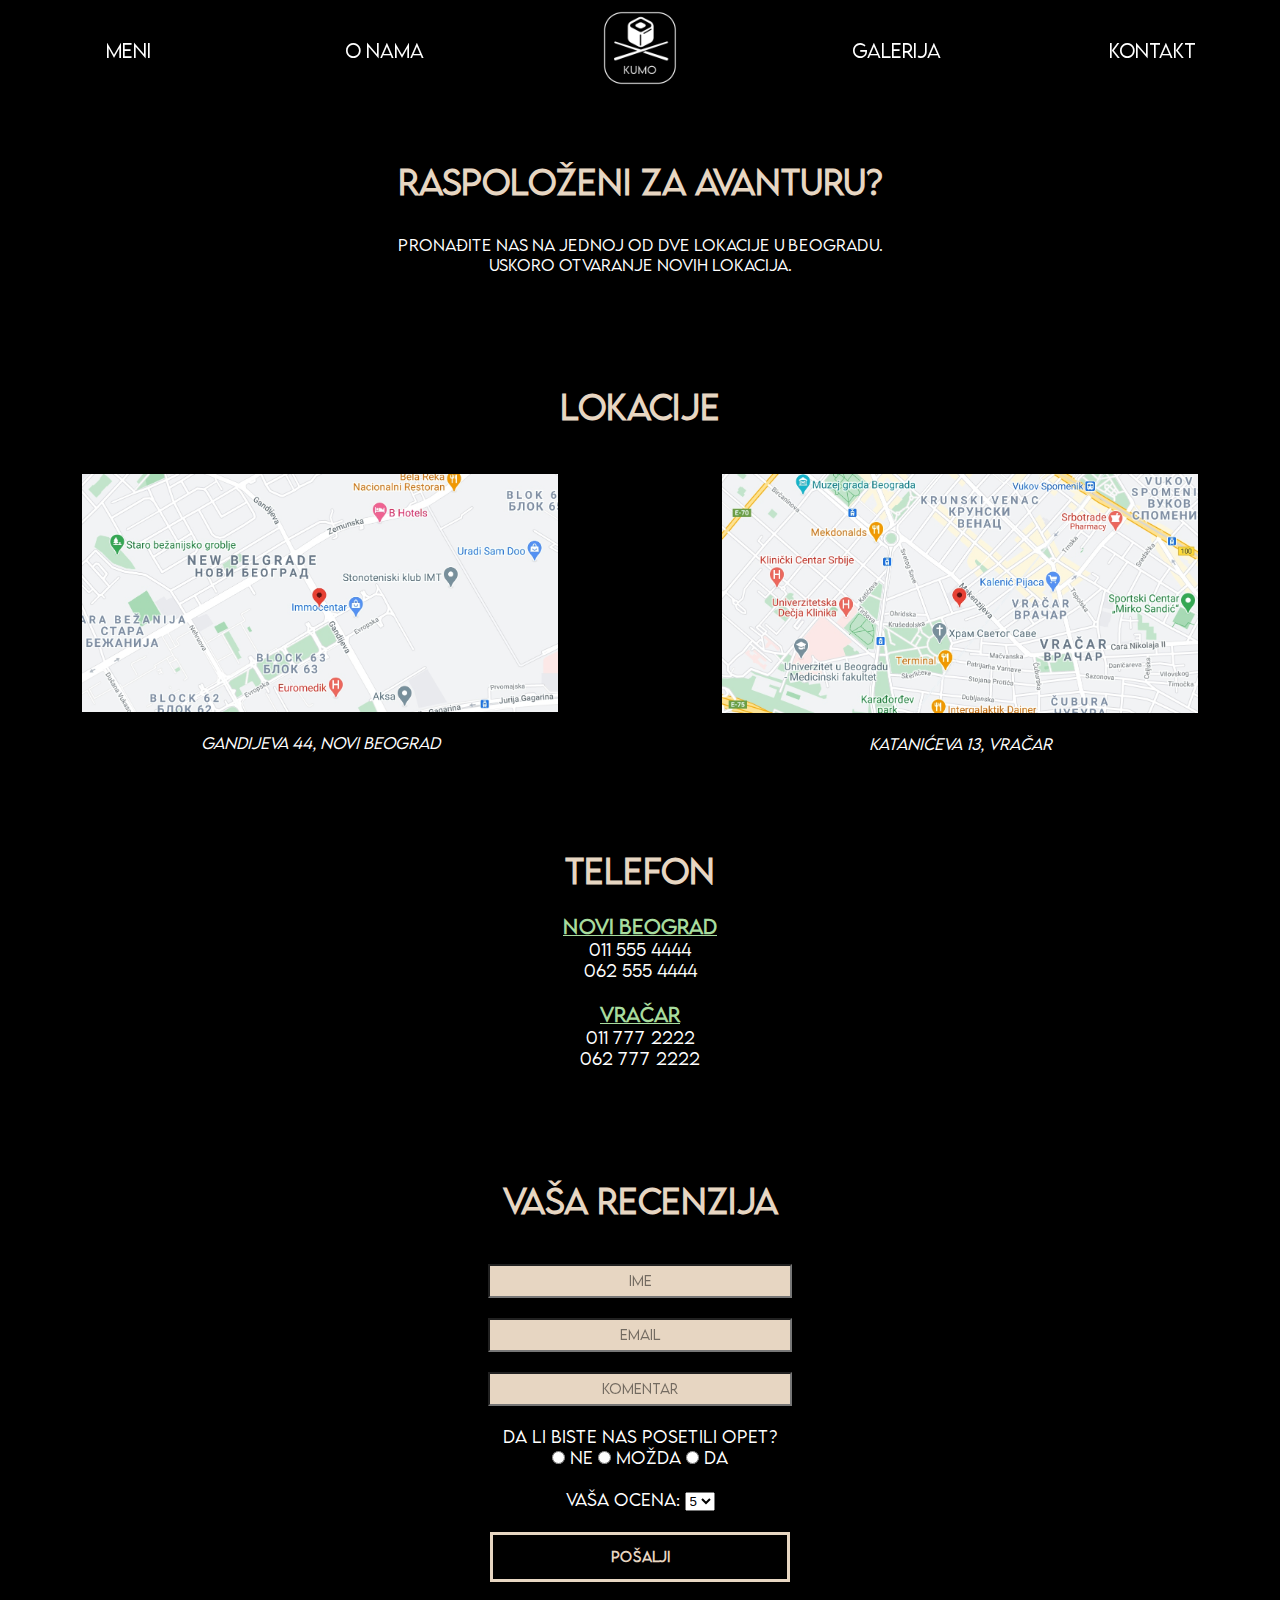
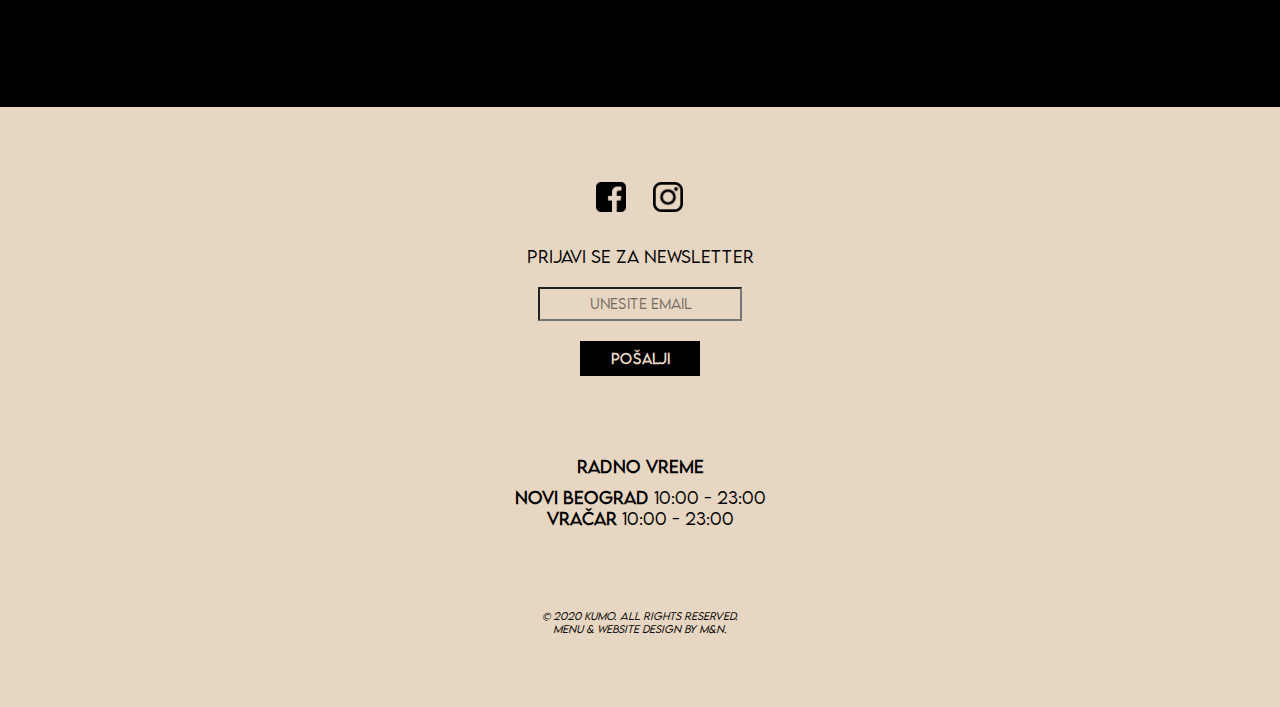
<file: kontakt.html>
<!DOCTYPE html>
<html lang="en">
<head>
    <meta charset="UTF-8">
    <meta name="viewport" content="width=device-width, initial-scale=1.0">
    <title>Kontakt</title>
    <link rel="stylesheet" href="styles.css">
</head>

<body>
    <header class="header" id="myheader">
        <div class="meniel">
            <a id="meni" href="meni.html">Meni</a>
        </div>
        <div class="meniel">
            <a id="onama" href="onama.html">O nama</a>
        </div>

        <div class="meniel">
            <a href="index.html"><img id="logo" alt = "KUMO" src="Slike/logo.png"></a>
        </div>
        
        <div class="meniel">
            <a id="galerija" href="galerija.html">Galerija</a>
        </div>
        <div class="meniel">
            <a id="kontakt" href="kontakt.html">Kontakt</a>
        </div>
    </header>

    <div class="roditelj3">
        <div class="k" id="k1">
            <h1 id="k1naslov">RASPOLOŽENI ZA AVANTURU?</h1>
            <br>
            <p class="k1tekst">PRONAÐITE NAS NA JEDNOJ OD DVE LOKACIJE U BEOGRADU.</p>
            <p class="k1tekst">USKORO OTVARANJE NOVIH LOKACIJA.</p>
        </div>

        <div class="k" id="k2">
            <h1 id="k2naslov">LOKACIJE</h1>
        </div>

        <div class="red">
            <div class="kolona">
                <a class="loksl" href="https://www.google.com/maps/place/Gandijeva+44,+Beograd/data=!4m2!3m1!1s0x475a6f70bfd6dbcb:0x643b74ad34652543?sa=X&ved=2ahUKEwiegcDj5rvtAhVChqQKHT3KD5AQ8gEwAHoECAMQAQ"
                target="_blank"> <img src="Slike/mapa1.jpg" alt="Novi Beograd" class="loksl1" style="width: 85%"> </a>
                <p class="loktekst">Gandijeva 44, Novi Beograd</p>
            </div>

            <div class="kolona">
                <a class="loksl" href="https://www.google.com/maps/place/Katani%C4%87eva+13,+Beograd+11000/data=!4m2!3m1!1s0x475a700b308e00df:0xb0f355501b17d257?sa=X&ved=2ahUKEwj5lJr99bvtAhUL-qQKHWoYDMgQ8gEwAHoECAMQAQ"
                target="_blank"> <img src="Slike/mapa2.jpg" alt="Vračar" class="loksl1" style="width: 85%"> </a>
                <p class="loktekst">Katanićeva 13, Vračar</p>
            </div>
        </div>

        <div class="k" id="k3">
            <h1 id="k3naslov">TELEFON</h1>
            <br>
            <h3 class="k3head">NOVI BEOGRAD</h3>
            <p class="k3tekst">011 555 4444</p>
            <p class="k3tekst">062 555 4444</p>
            <br>
            <h3 class="k3head">VRAČAR</h3>
            <p class="k3tekst">011 777 2222</p>
            <p class="k3tekst">062 777 2222</p>
        </div>

        <div class="k" id="k4">
            <form onsubmit="return false">
                <h1 id="k4naslov">VAŠA RECENZIJA</h1> <br>

                <input type="text" class="r" id="r1" placeholder="IME"> <br>
                <input type="text" class="r" id="r2" placeholder="EMAIL"> <br>
                <input type="text" class="r" id="r3" placeholder="KOMENTAR"> <br>

                <label for="poseta">DA LI BISTE NAS POSETILI OPET?</label> <br>
                <input type="radio" name="posetaime" value="NE" id="poseta1" class="poseta">

                <label for="poseta">NE</label>
                <input type="radio" name="posetaime" value="MOŽDA" id="poseta2" class="poseta">

                <label for="poseta">MOŽDA</label>
                <input type="radio" name="posetaime" value="DA" id="poseta3" class="poseta">

                <label for="poseta">DA</label>
                <br> <br>
                <span>VAŠA OCENA: </span>
                <select name="ocenaime" id="ocenanaziv" class="ocena">
                    <option value="1">5</option>
                    <option value="2">4</option>
                    <option value="3">3</option>
                    <option value="4">2</option>
                    <option value="5">1</option>
                </select>
                <br>

                <br>
                <input type="submit" value="Pošalji" id="rb" onclick="pitanje()">
            </form>
        </div>

    </div>

    <footer class="footer" id="myfooter">
        <div class="roditelj1">
        
        <div id="f1">
            <a onclick="fejs()"> <img src="Slike/fb.png" alt="FB" class="ikonica"></a>
            <a onclick="ig()"><img src="Slike/ig.png" alt="IG" class="ikonica"></a>
        </div>

        <form onsubmit="return false">
        <div id="f2">
            <p id="news">PRIJAVI SE ZA NEWSLETTER</p>
            <input type="text" id="news1" placeholder="UNESITE EMAIL">
            <br>
            <button id="news2" onclick="newsletter()">Pošalji</button>
        </div>
    </form>

        <div id="f3">
            <h4 id="rv">RADNO VREME</h4>
            <p id="rv1"><b>NOVI BEOGRAD </b> 10:00 - 23:00 <br> <b>VRAČAR</b> 10:00 - 23:00</p>
        </div>

        <div id="f4">
            <p id="kraj">© 2020 Kumo. All rights reserved. <br> Menu & Website design by m&n.</p>
        </div>

        </div>
    </footer>

    <script src="script.js"></script>
</body>
</html>
</file>
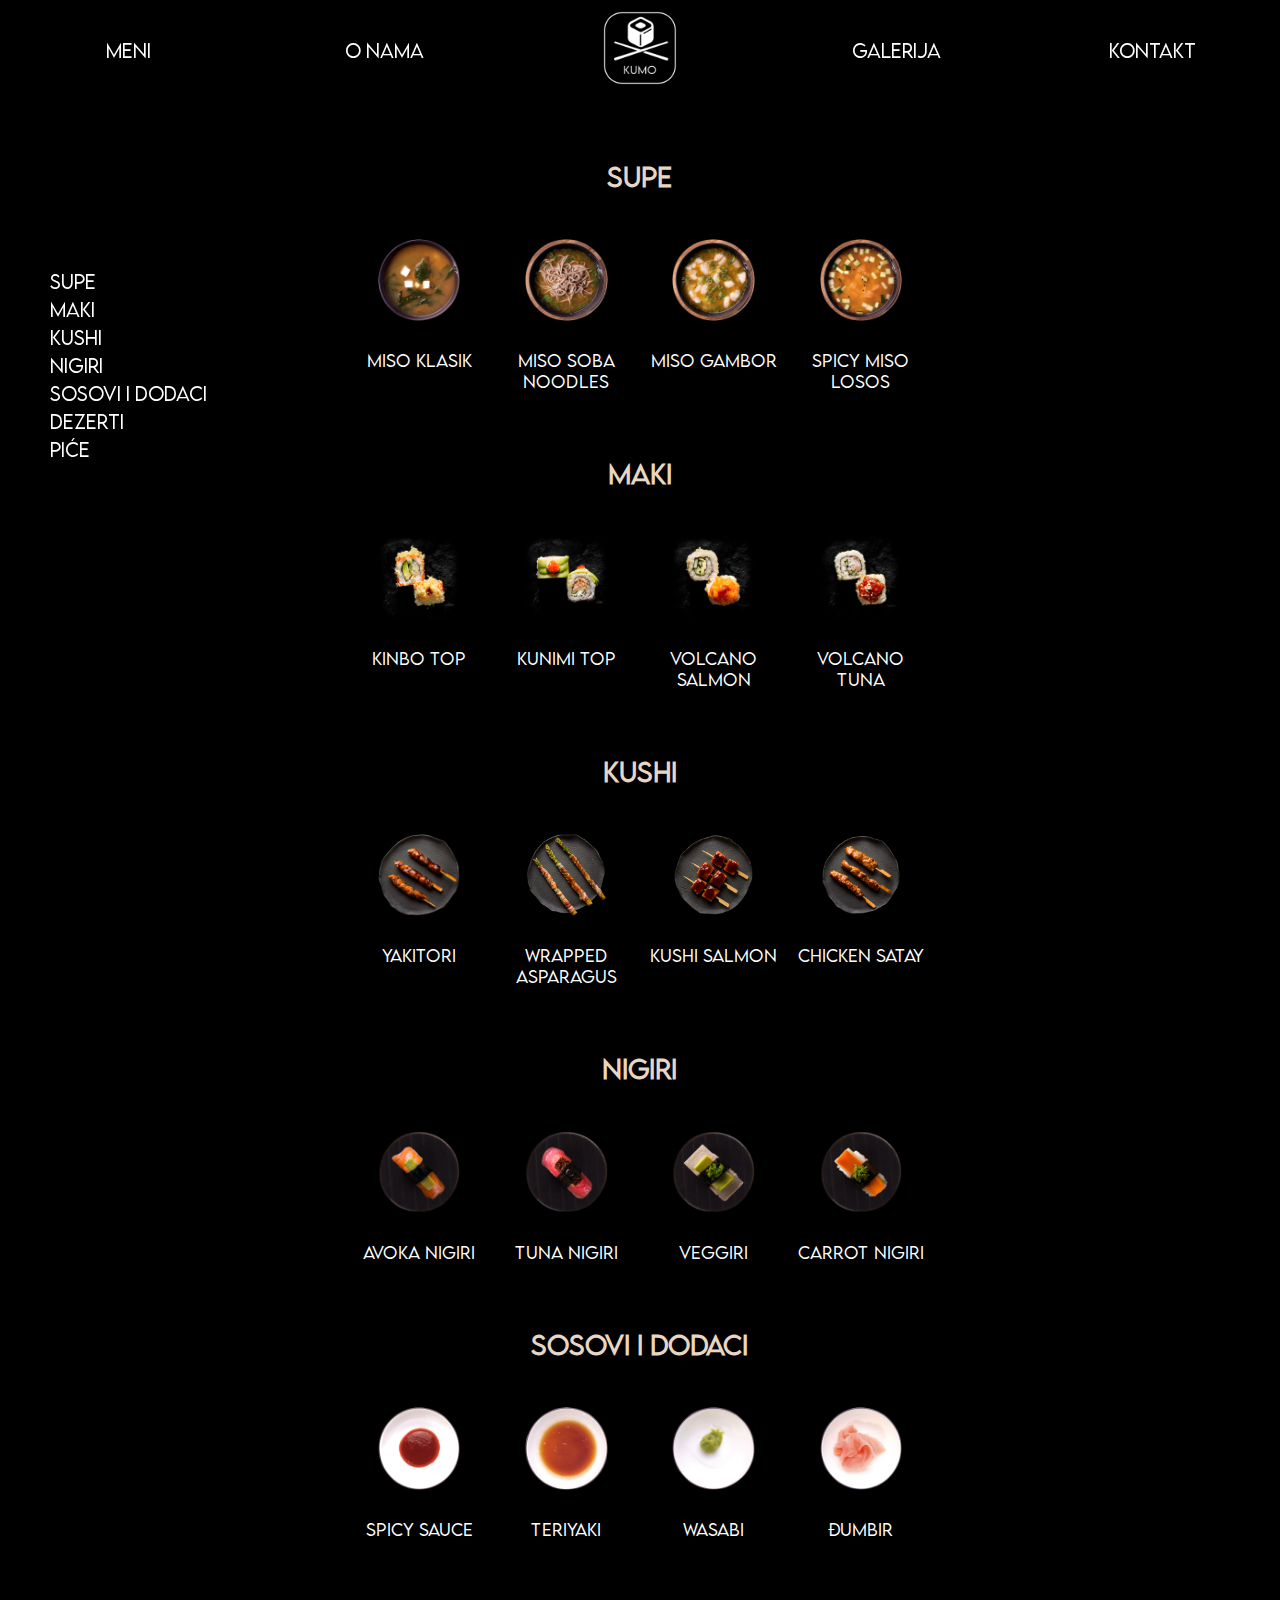
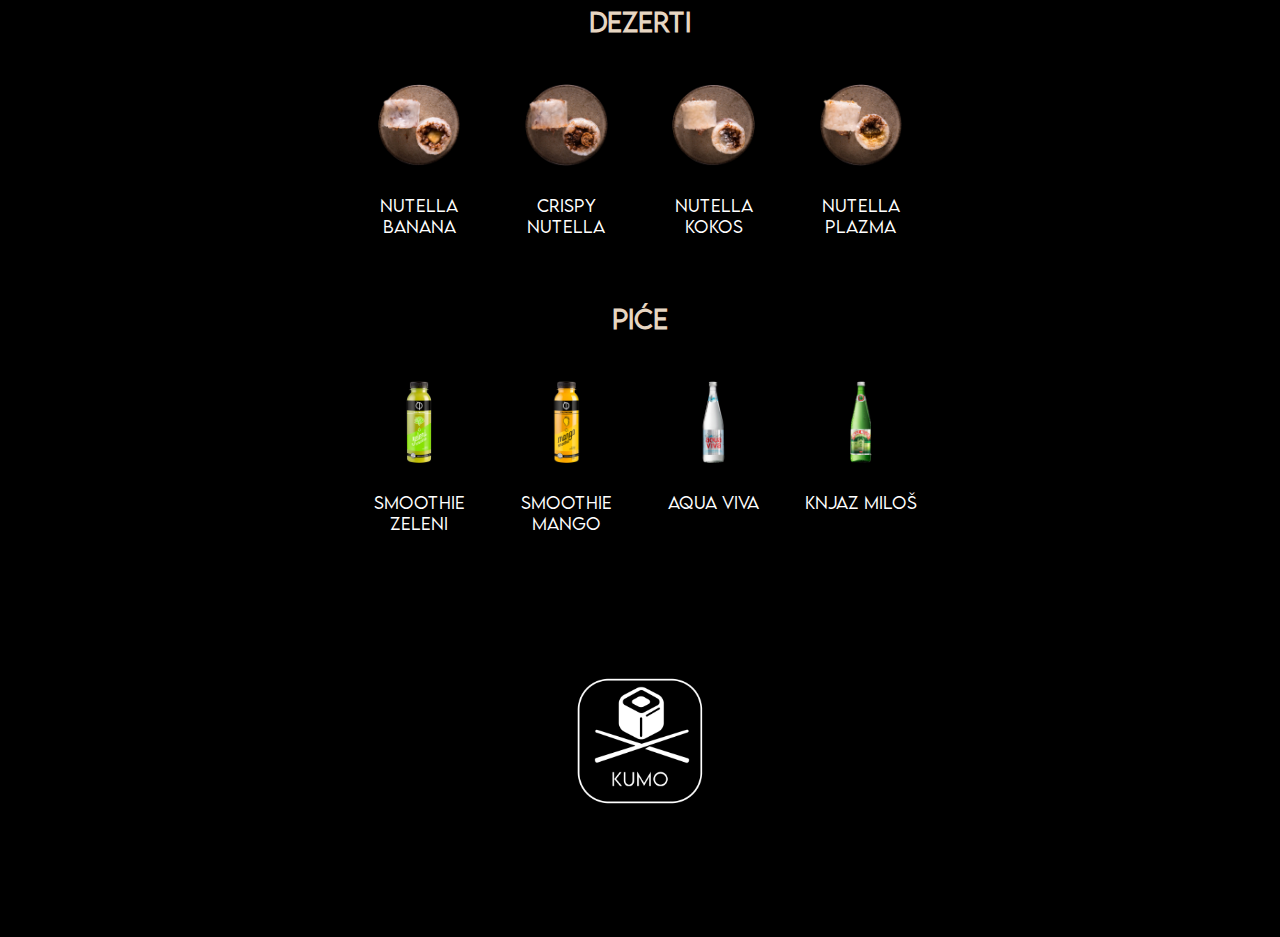
<file: meni.html>
<!DOCTYPE html>
<html lang="en">
<head>
    <meta charset="UTF-8">
    <meta name="viewport" content="width=device-width, initial-scale=1.0">
    <title>Meni</title>
    <link rel="stylesheet" href="styles.css">
</head>
<body>
    <header class="header" id="myheader">
        <div class="meniel">
            <a id="meni" href="meni.html">Meni</a>
        </div>
        <div class="meniel">
            <a id="onama" href="onama.html">O nama</a>
        </div>

        <div class="meniel">
            <a href="index.html"><img id="logo" alt = "KUMO" src="Slike/logo.png"></a>
        </div>
        
        <div class="meniel">
            <a id="galerija" href="galerija.html">Galerija</a>
        </div>
        <div class="meniel">
            <a id="kontakt" href="kontakt.html">Kontakt</a>
        </div>
    </header>

    <div id="menifull">

    <div id="menilevo">
        <ul id="lista">
            <li><a class="anchor" href="#supepodnaslov">Supe</a></li>
            <li class="stavka"><a class="anchor" href="#makipodnaslov">Maki</a></li>
            <li class="stavka"><a class="anchor" href="#kushipodnaslov">Kushi</a></li>
            <li class="stavka"><a class="anchor" href="#nigiripodnaslov">Nigiri</a></li>
            <li class="stavka"><a class="anchor" href="#sospodnaslov">Sosovi i dodaci</a></li>
            <li class="stavka"><a class="anchor" href="#dezertpodnaslov">Dezerti</a></li>
            <li class="stavka"><a class="anchor" href="#picepodnaslov">Piće</a></li>
        </ul>
    </div>

    <div></div>

    <div id="menidesno">
    <div class="roditeljmeni">
        <div>
            <h5 class="menipodnaslov" id="supepodnaslov">SUPE</h5>
        </div>

        <div class="redmeni">
            <div class="kolonameni">
                <img src="Slike/supa1.jpg" alt="MISO KLASIK" style="width: 60%">
                <p class="opis">MISO KLASIK</p>
            </div>

            <div class="kolonameni">
                <img src="Slike/supa2.jpg" alt="MISO SOBA NOODLES" style="width: 60%">
                <p class="opis">MISO SOBA NOODLES</p>
            </div>

            <div class="kolonameni">
                <img src="Slike/supa3.jpg" alt="MISO GAMBOR" style="width: 60%">
                <p class="opis">MISO GAMBOR</p>
            </div>

            <div class="kolonameni">
                <img src="Slike/supa4.jpg" alt="SPICY MISO LOSOS" style="width: 60%">
                <p class="opis">SPICY MISO LOSOS</p>
            </div>
        </div>

        <div>
            <h5 class="menipodnaslov" id="makipodnaslov">MAKI</h5>
        </div>

        <div class="redmeni">
            <div class="kolonameni">
                <img src="Slike/maki1.jpeg" alt="KINBO TOP" style="width: 60%">
                <p class="opis">KINBO TOP</p>
            </div>

            <div class="kolonameni">
                <img src="Slike/maki2.jpeg" alt="KUNIMI TOP" style="width: 60%">
                <p class="opis">KUNIMI TOP</p>
            </div>

            <div class="kolonameni">
                <img src="Slike/maki3.jpeg" alt="VOLCANO SALMON" style="width: 60%">
                <p class="opis">VOLCANO SALMON</p>
            </div>

            <div class="kolonameni">
                <img src="Slike/maki4.jpeg" alt="VOLCANO TUNA" style="width: 60%">
                <p class="opis">VOLCANO TUNA</p>
            </div>
        </div>

        <div>
            <h5 class="menipodnaslov" id="kushipodnaslov">KUSHI</h5>
        </div>

        <div class="redmeni">
            <div class="kolonameni">
                <img src="Slike/kushi1.jpg" alt="YAKITORI" style="width: 60%">
                <p class="opis">YAKITORI</p>
            </div>

            <div class="kolonameni">
                <img src="Slike/kushi2.png" alt="WRAPPED ASPARAGUS" style="width: 60%">
                <p class="opis">WRAPPED ASPARAGUS</p>
            </div>

            <div class="kolonameni">
                <img src="Slike/kushi3.png" alt="KUSHI SALMON" style="width: 60%">
                <p class="opis">KUSHI SALMON</p>
            </div>

            <div class="kolonameni">
                <img src="Slike/kushi4.png" alt="CHICKEN SATAY" style="width: 60%">
                <p class="opis">CHICKEN SATAY</p>
            </div>
        </div>

        <div>
            <h5 class="menipodnaslov" id="nigiripodnaslov">NIGIRI</h5>
        </div>

        <div class="redmeni">
            <div class="kolonameni">
                <img src="Slike/nigiri1.jpg" alt="AVOKA NIGIRI" style="width: 60%">
                <p class="opis">AVOKA NIGIRI</p>
            </div>

            <div class="kolonameni">
                <img src="Slike/nigiri2.jpg" alt="TUNA NIGIRI" style="width: 60%">
                <p class="opis">TUNA NIGIRI</p>
            </div>

            <div class="kolonameni">
                <img src="Slike/nigiri3.jpg" alt="VEGGIRI" style="width: 60%">
                <p class="opis">VEGGIRI</p>
            </div>

            <div class="kolonameni">
                <img src="Slike/nigiri4.jpg" alt="CARROT NIGIRI" style="width: 60%">
                <p class="opis">CARROT NIGIRI</p>
            </div>
        </div>

        <div>
            <h5 class="menipodnaslov" id="sospodnaslov">SOSOVI I DODACI</h5>
        </div>

        <div class="redmeni">
            <div class="kolonameni">
                <img src="Slike/sos1.jpg" alt="SPICY SAUCE" style="width: 60%">
                <p class="opis">SPICY SAUCE</p>
            </div>

            <div class="kolonameni">
                <img src="Slike/sos2.jpg" alt="TERIYAKI" style="width: 60%">
                <p class="opis">TERIYAKI</p>
            </div>

            <div class="kolonameni">
                <img src="Slike/sos3.jpg" alt="WASABI" style="width: 60%">
                <p class="opis">WASABI</p>
            </div>

            <div class="kolonameni">
                <img src="Slike/sos4.jpg" alt="ĐUMBIR" style="width: 60%">
                <p class="opis">ÐUMBIR</p>
            </div>
        </div>

        <div>
            <h5 class="menipodnaslov" id="dezertpodnaslov">DEZERTI</h5>
        </div>

        <div class="redmeni">
            <div class="kolonameni">
                <img src="Slike/dez1.jpg" alt="NUTELLA BANANA" style="width: 60%">
                <p class="opis">NUTELLA BANANA</p>
            </div>

            <div class="kolonameni">
                <img src="Slike/dez2.jpg" alt="CRISPY NUTELLA" style="width: 60%">
                <p class="opis">CRISPY NUTELLA</p>
            </div>

            <div class="kolonameni">
                <img src="Slike/dez3.jpg" alt="NUTELLA KOKOS" style="width: 60%">
                <p class="opis">NUTELLA KOKOS</p>
            </div>

            <div class="kolonameni">
                <img src="Slike/dez4.jpg" alt="NUTELLA PLAZMA" style="width: 60%">
                <p class="opis">NUTELLA PLAZMA</p>
            </div>
        </div>

        <div>
            <h5 class="menipodnaslov" id="picepodnaslov">PIĆE</h5>
        </div>

        <div class="redmeni" style="margin-bottom: 90px;">
            <div class="kolonameni">
                <img src="Slike/pice1.jpg" alt="SMOOTHIE ZELENI" style="width: 60%">
                <p class="opis">SMOOTHIE ZELENI</p>
            </div>

            <div class="kolonameni">
                <img src="Slike/pice2.jpg" alt="SMOOTHIE MANGO" style="width: 60%">
                <p class="opis">SMOOTHIE MANGO</p>
            </div>

            <div class="kolonameni">
                <img src="Slike/pice3.jpg" alt="AQUA VIVA" style="width: 60%">
                <p class="opis">AQUA VIVA</p>
            </div>

            <div class="kolonameni">
                <img src="Slike/pice4.jpg" alt="KNJAZ MILOŠ" style="width: 60%">
                <p class="opis">KNJAZ MILOŠ</p>
            </div>
        </div>

        <div class="redmeni" style="margin-bottom: 100px">
            <div class="kolonameni">
                <img src="Slike/logo.png" alt="KUMO" id="logodno">
            </div>
        </div>
    </div>
    </div>
    </div>
    
</body>
</html>
</file>
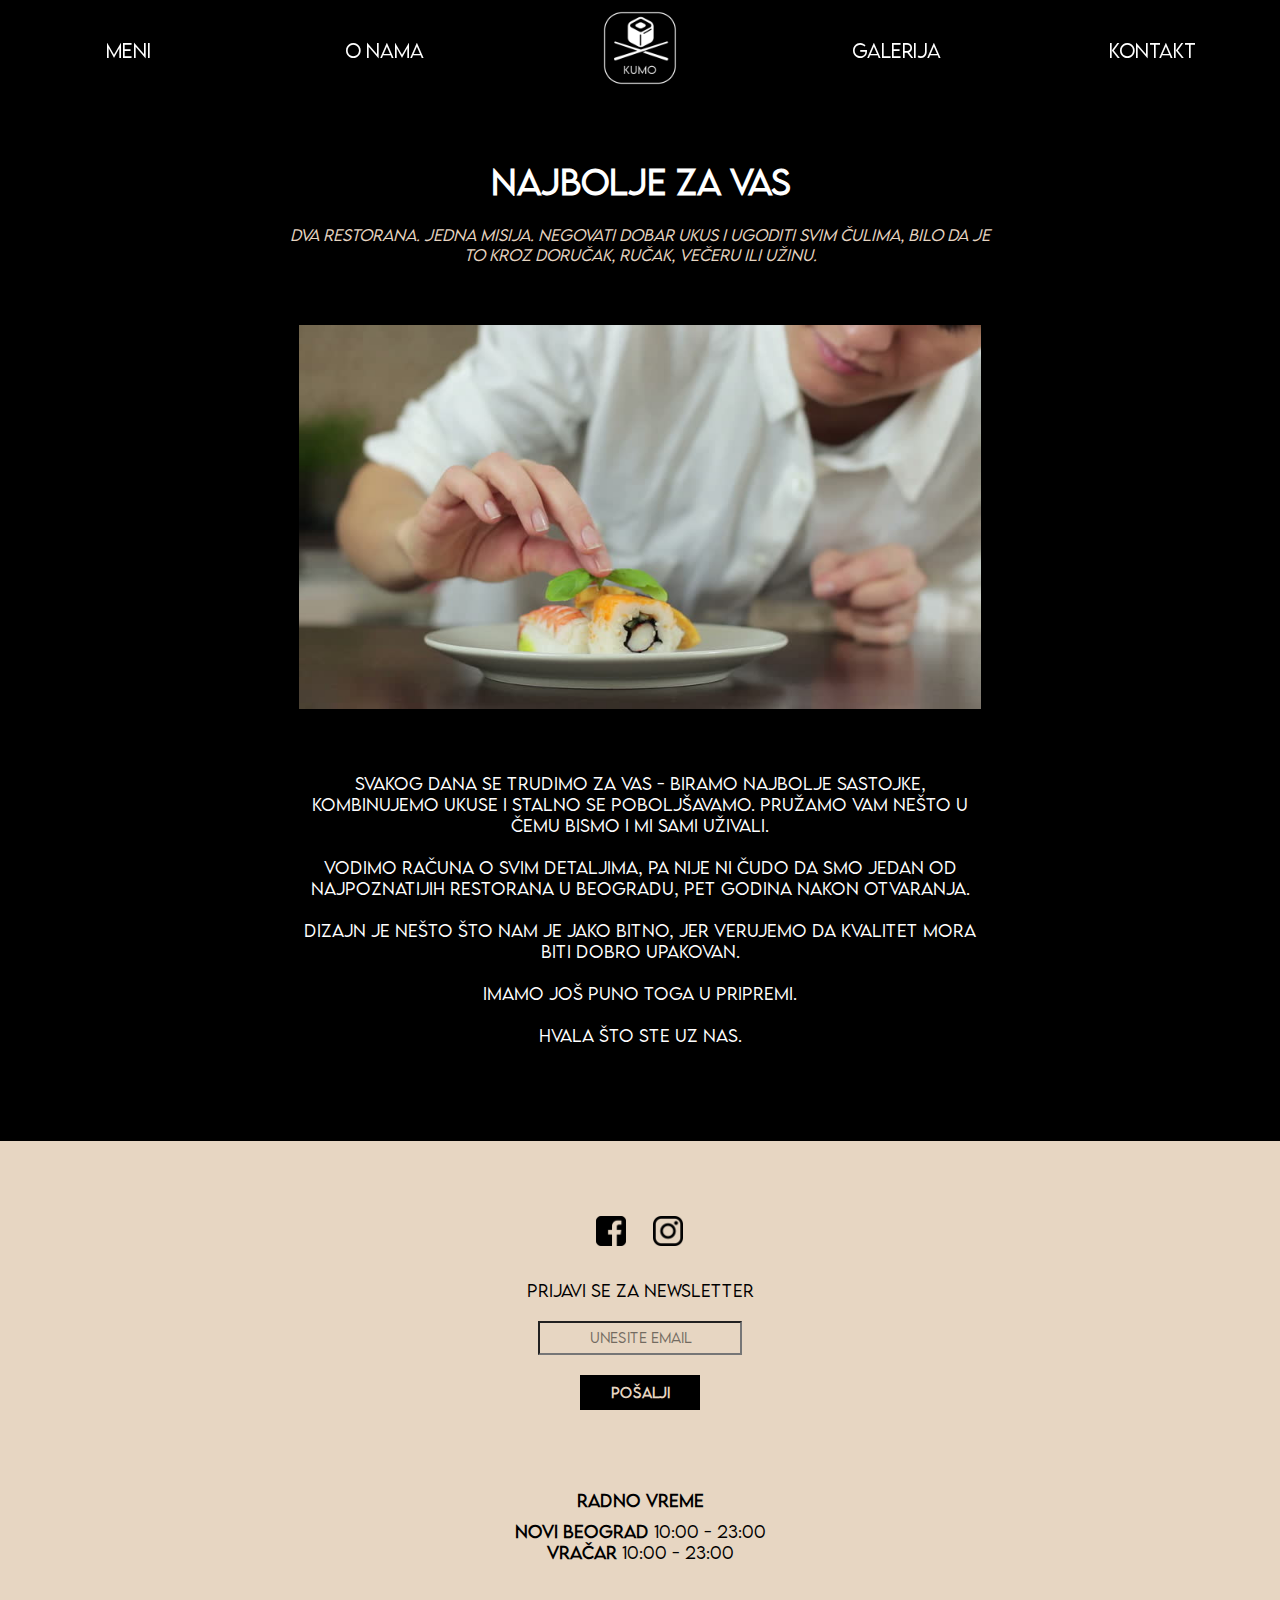
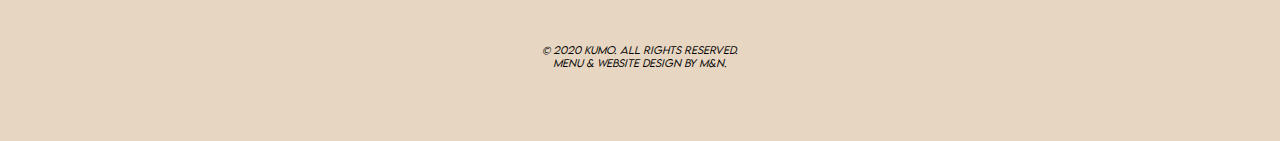
<file: onama.html>
<!DOCTYPE html>
<html lang="en">
<head>
    <meta charset="UTF-8">
    <meta name="viewport" content="width=device-width, initial-scale=1.0">
    <title>O nama</title>
    <link rel="stylesheet" href="styles.css">
</head>

<body>
    <header class="header" id="myheader">
        <div class="meniel">
            <a id="meni" href="meni.html">Meni</a>
        </div>
        <div class="meniel">
            <a id="onama" href="onama.html">O nama</a>
        </div>

        <div class="meniel">
            <a href="index.html"><img id="logo" alt = "KUMO" src="Slike/logo.png"></a>
        </div>
        
        <div class="meniel">
            <a id="galerija" href="galerija.html">Galerija</a>
        </div>
        <div class="meniel">
            <a id="kontakt" href="kontakt.html">Kontakt</a>
        </div>
    </header>

    <div class="roditelj">
        <div id="d1onama">
            <h1 id="dd">NAJBOLJE ZA VAS</h1>
            <br>
            <p id="d1onamatekst"> Dva restorana. Jedna misija. Negovati dobar ukus i ugoditi svim čulima, bilo da je to kroz doručak, ručak, večeru ili užinu.
            </p>
        </div>

        <div id="d2onama">
            <img id="d2onamaslika" src="/Slike/onama.jpg">
        </div>

        <div id="d3onama">
            <p>Svakog dana se trudimo za vas - biramo najbolje sastojke, kombinujemo ukuse i stalno se poboljšavamo.
                Pružamo vam nešto u čemu bismo i mi sami uživali.
            </p>
            <br>
            <p>
                Vodimo računa o svim detaljima, pa nije ni čudo da smo jedan od najpoznatijih restorana u Beogradu, pet godina nakon otvaranja.
            </p>
            <br>
            <p>
                Dizajn je nešto što nam je jako bitno, jer verujemo da kvalitet mora biti dobro upakovan.
            </p>
            <br>
            <p>
                Imamo još puno toga u pripremi.
            </p>
            <br>
            <p>
                Hvala što ste uz nas.
            </p>
        </div>

    </div>

    <footer class="footer" id="myfooter">
        <div class="roditelj1">
        
        <div id="f1">
            <a onclick="fejs()"> <img src="Slike/fb.png" alt="FB" class="ikonica"></a>
            <a onclick="ig()"><img src="Slike/ig.png" alt="IG" class="ikonica"></a>
        </div>

        <form onsubmit="return false">
        <div id="f2">
            <p id="news">PRIJAVI SE ZA NEWSLETTER</p>
            <input type="text" id="news1" placeholder="UNESITE EMAIL">
            <br>
            <button id="news2" onclick="newsletter()">Pošalji</button>
        </div>
    </form>

        <div id="f3">
            <h4 id="rv">RADNO VREME</h4>
            <p id="rv1"><b>NOVI BEOGRAD </b> 10:00 - 23:00 <br> <b>VRAČAR</b> 10:00 - 23:00</p>
        </div>

        <div id="f4">
            <p id="kraj">© 2020 Kumo. All rights reserved. <br> Menu & Website design by m&n.</p>
        </div>

        </div>
    </footer>

    <script src="script.js"></script>
</body>
</html>
</file>
<file: styles.css>
* {
    margin: 0;
    padding: 0;
}

body {
    overflow: overlay;
}

::-webkit-scrollbar {
    width: 5px;
}

::-webkit-scrollbar-track {
    box-shadow: transparent;
    -webkit-border-radius: 10px;
    border-radius: 10px;
    background-color: transparent;
    background-blend-mode: overlay;
}

::-webkit-scrollbar-thumb {
    -webkit-border-radius: 10px;
    border-radius: 10px;
    background: rgb(255, 255, 255); 
}

body {
    background-color: black;
}

@font-face {
    font-family: "myFontLight";
    src: url(/Font/LemonMilkLight-owxMq.ttf) format("truetype");
}

@font-face {
    font-family: "myFontBold";
    src: url(/Font/LemonMilkBold-gx2B3.ttf) format("truetype");
}

a {
    color: white;
    font-family: myFontLight;
    font-size: 18px;
    text-decoration: none;
    padding: 10px;
    background-color: transparent;
}

a:hover {
    color: white;
    opacity: 0.8;
}

p, h1 {
    background-color: transparent;
}

#logo {
    width: 100px;
    height: 100px;
    background-color: transparent;
    align-self: center;
}

#logo:hover {
    width: 100px;
    height: 100px;
}

#myheader {
    background-color:rgb(0, 0, 0, .9);
    position: fixed;
    height: 100px;
    width: 100%;
    display: flex;
    flex-direction: row;
    align-items: center;
    text-align: center;
}

.meniel{
    flex: 1;
}


#akcijasl {
    width: 100%;
   padding-top: 100px;
   align-self: center;
   object-fit: cover;
}

.roditelj div {
    background-color: black;
    color: white;
    font-family: myFontLight;
}

.roditelj {
    display: flex;
    flex-direction: column;
    justify-content: center;
    align-items: center;
    text-align: center;
}

#d1 {
    width: 50%;
    padding-top: 120px;
    padding-bottom: 150px;
    text-align: center;
}

#dd {
    font-family: myFontLight;
    font-weight: bold;
}

#d2 {
    text-align: center;
    width: 700px;
    height: 300px;
    background-image: url(../Kumo-main/Slike/sushi.jpg);
    background-size: cover;
    border-color: white;
    border-style: solid;
    border-width: 2px;
}

.jel {
    color: white;
}

#jel1 {
    margin-top: 33px;
    color: rgb(223, 162, 121);
}

#jel2 {
    margin-top: 10px;
    margin-bottom: 30px;
    text-align: center;
    margin-left: 160px;
    margin-right: 160px;
}

#jeld {
    color: rgb(0, 0, 0);
    background-color: white;
    font-family: myFontLight;
    font-weight: bold;
    border: none;
    height: 40px;
    width: 190px;
    margin-bottom: 350px;
}

#jeld:hover {
    cursor: pointer;
    background-color: rgb(224, 224, 224);
}

#myfooter {
    background-color:rgb(231, 214, 194);
    height: 600px;
    width: 100%;
    display: flex;
    margin-top: 65px;
    justify-content: center;
    text-align: center;
}

.roditelj1 div {
    background-color: rgb(231, 214, 194);
    color:  rgb(231, 214, 194);
    font-family: myFontLight;
}

.roditelj1 {
    display: flex;
    flex-direction: column;
}

.ikonica {
    height: 30px;
    width: 30px;
    background-color: transparent;
    padding-right: 2px;
    margin-top: 50px;
}

.ikonica:hover {
    cursor: pointer;
}

#news {
    color: black;
}

#f1 {
    padding-top: 25px;
}

#f2 {
    padding-top: 30px;
}

#news1 {
    background-color: rgb(231, 214, 194);
    color: black;
    font-family: myFontLight;
    margin-top: 20px;
    height: 30px;
    width: 200px;
    margin-bottom: 20px;
    text-align: center;
}

#news2 {
    background-color: black;
    color: 	rgb(231, 214, 194);
    font-family: myFontLight;
    font-weight: bold;
    border: none;
    height: 35px;
    width: 120px;
    margin-bottom: 80px;
}

#news2:hover {
    background-color: rgb(17, 17, 17);
    cursor: pointer;
}

::placeholder {
    color: black;
    opacity: 0.5;
    text-align: center;
  }

#rv {
    color: black;
    background-color: transparent;
}

#rv1 {
    padding-top: 10px;
    color: black;
    background-color: transparent;
}

#kraj {
    color:black;
    font-family: myFontLight;
    font-size: 10px;
    margin-top: 80px;
    margin-bottom: 50px;
    font-style: italic;
}

/* O NAMA */

#d1onama {
    width: 700px;
    padding-top: 160px;
    text-align: center;
    padding-bottom: 60px;
}

#d1onamatekst {
    font-style: italic;
    color: rgb(231, 214, 194);
    font-size: 15px;
}

#d2onama {
    align-content: center;
    justify-content: center;
    text-align: center;
}

#d2onamaslika {
    width: 80%;
}

#d3onama{
    width: 700px;
    padding-top: 60px;
    padding-bottom: 30px;
    text-align: center;
}

/*GALERIJA*/

.roditelj2 {
    box-sizing: border-box;
    display: inline;
    justify-content: center;
    align-items: center;
    text-align: center;
}

.gnaslov {
    padding-bottom: 30px;
    color: white;
    font-family: myFontLight;
    font-weight: bold;
}

#g1naslov {
    padding-top: 160px;
}

#g2naslov {
    padding-top: 30px;
}

#g3naslov {
    padding-top: 30px;
}

.red {
    display: flex;
  }
  
.kolona {
    flex: 33.3%;
    padding: 15px;
    margin-left: 25px;
    margin-right: 25px;
}

.fancylink {
    padding: 0px;
}

/* KONTAKT */

.roditelj3 {
    display: flex;
    flex-direction: column;
    justify-content: center;
    align-items: center;
    text-align: center;
}

.k {
   color: white;
   padding-bottom: 30px;
   font-family: myFontLight;
}

#k1naslov {
    padding-top: 160px;
    color:rgb(231, 214, 194);
    padding-bottom: 10px;
}

.k1tekst {
    font-size: 15px;
}

#k2naslov {
    color: rgb(231, 214, 194);
    font-family: myFontLight;
    padding-top: 80px;
}

.loktekst {
    font-family: myFontLight;
    color: white;
    font-style: italic;
    padding-top: 17px;
    font-size: 15px;
}

.loksl:hover {
    cursor: pointer;
    opacity: 0.8;
}

#k3naslov {
    font-family: myFontLight;
    color: rgb(231, 214, 194);
    padding-top: 80px;
}

.k3head {
    text-decoration: underline;
    color: rgb(167, 219, 157);
}

.k3tekst {
    font-family: myFontLight;
}

#k4naslov {
    color: rgb(231, 214, 194);
    padding-top: 80px;
}

.red {
    display: flex;
}
  
.kolona {
    flex: 33.33%;
    padding: 15px;
}

.r {
    background-color: rgb(231, 214, 194);
    color: black;
    font-family: myFontLight;
    height: 30px;
    width: 300px;
    margin-bottom: 20px;
    text-align: center;
}

#r1 {
    margin-top: 20px;
}

#rb {
    background-color: black;
    color: rgb(231, 214, 194);
    font-family: myFontLight;
    font-weight: bold;
    border: solid;
    border-color: rgb(231, 214, 194);
    height: 50px;
    width: 300px;
    margin-bottom: 30px;
}

#rb:hover {
    background-color: rgb(17, 17, 17);
    cursor: pointer;
}

/* MENI */

.redmeni {
    display: flex;
    text-align: center;
  }
  
.kolonameni {
    flex: 33.33%;
    padding: 5px;
    padding-top: 25px;
}

.menipodnaslov {
    padding-bottom: 20px;
    font-family: myFontLight;
    color:rgb(231, 214, 194);
    font-size: 25px;
    text-align: center;
    font-weight: bold;
    padding-top: 60px;
    scroll-margin-top: 100px;
}

#supepodnaslov {
    padding-top: 160px;
}

.lista {
    list-style-type: none;
    font-family: myFontLight;
    color: white;
    size: 10px;
}

.opis {
    font-family: myFontLight;
    color: white;
    size: 10px;
    text-align: center;
    padding-top: 25px;
}

#menifull {
    display: grid;
    grid-template-columns: 27% 46% 27%;
}

#menilevo {
    display: flex;
    padding-top: -200px;
    margin-left: 40px;
    position: fixed;
    top: 30%;
}

.stavka {
    padding-top: 5px;
}

#menidesno {
    display: grid;
    justify-content: left;
}

#logodno {
    width: 30%;
    text-align: center;
}

@media all and (max-width: 768px) {
    .red{
        display: flex;
        flex-direction: column;
    }

    #d2{
        width: 500px;
        height: 410px;
        background: transparent;
    }

    #d3onama{
        width: 80%;
    }

    #d2onama {
        text-align: center;
    }

    #d2onamatekst {
        width: 80%;
    }

    #d1onama{
        width: 80%;
    }
    
    .redmeni{
        flex-direction: column;
    }

    #menilevo {
        margin-left: 15px;
    }
}
</file>
